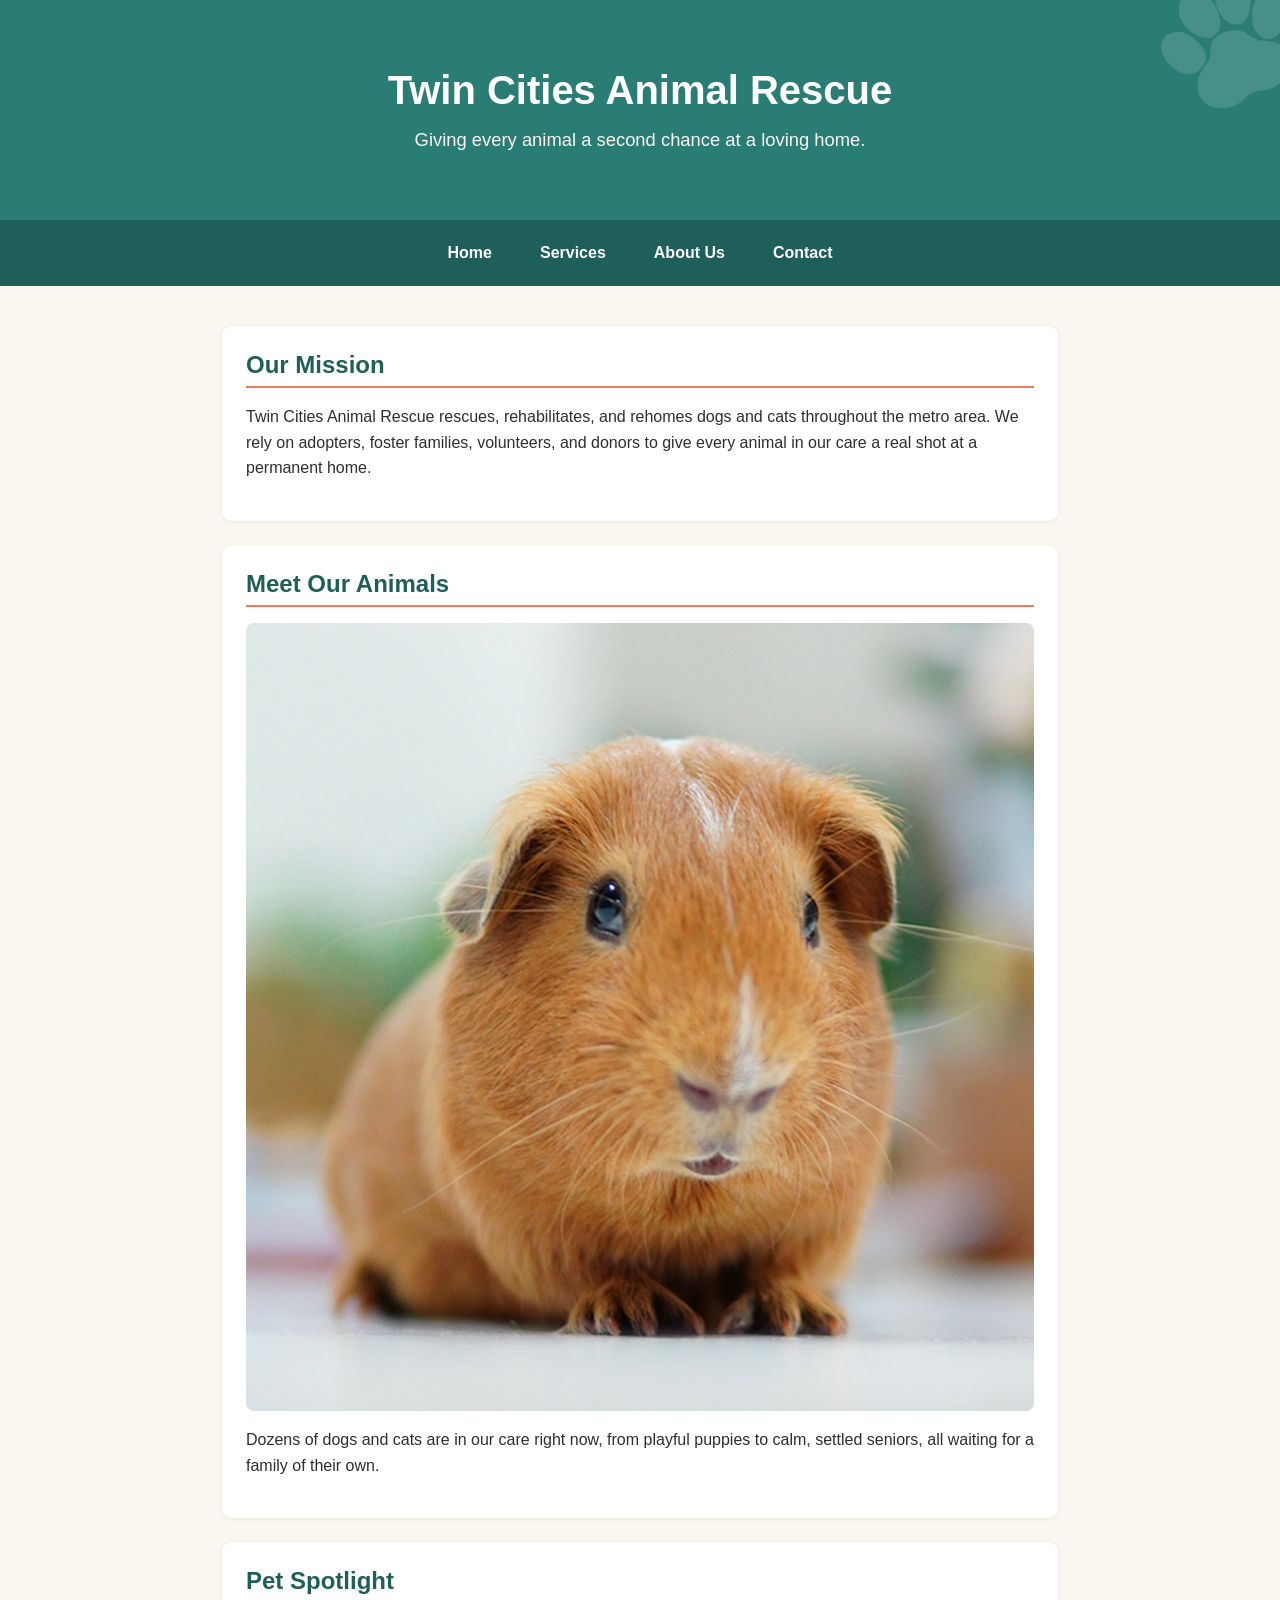
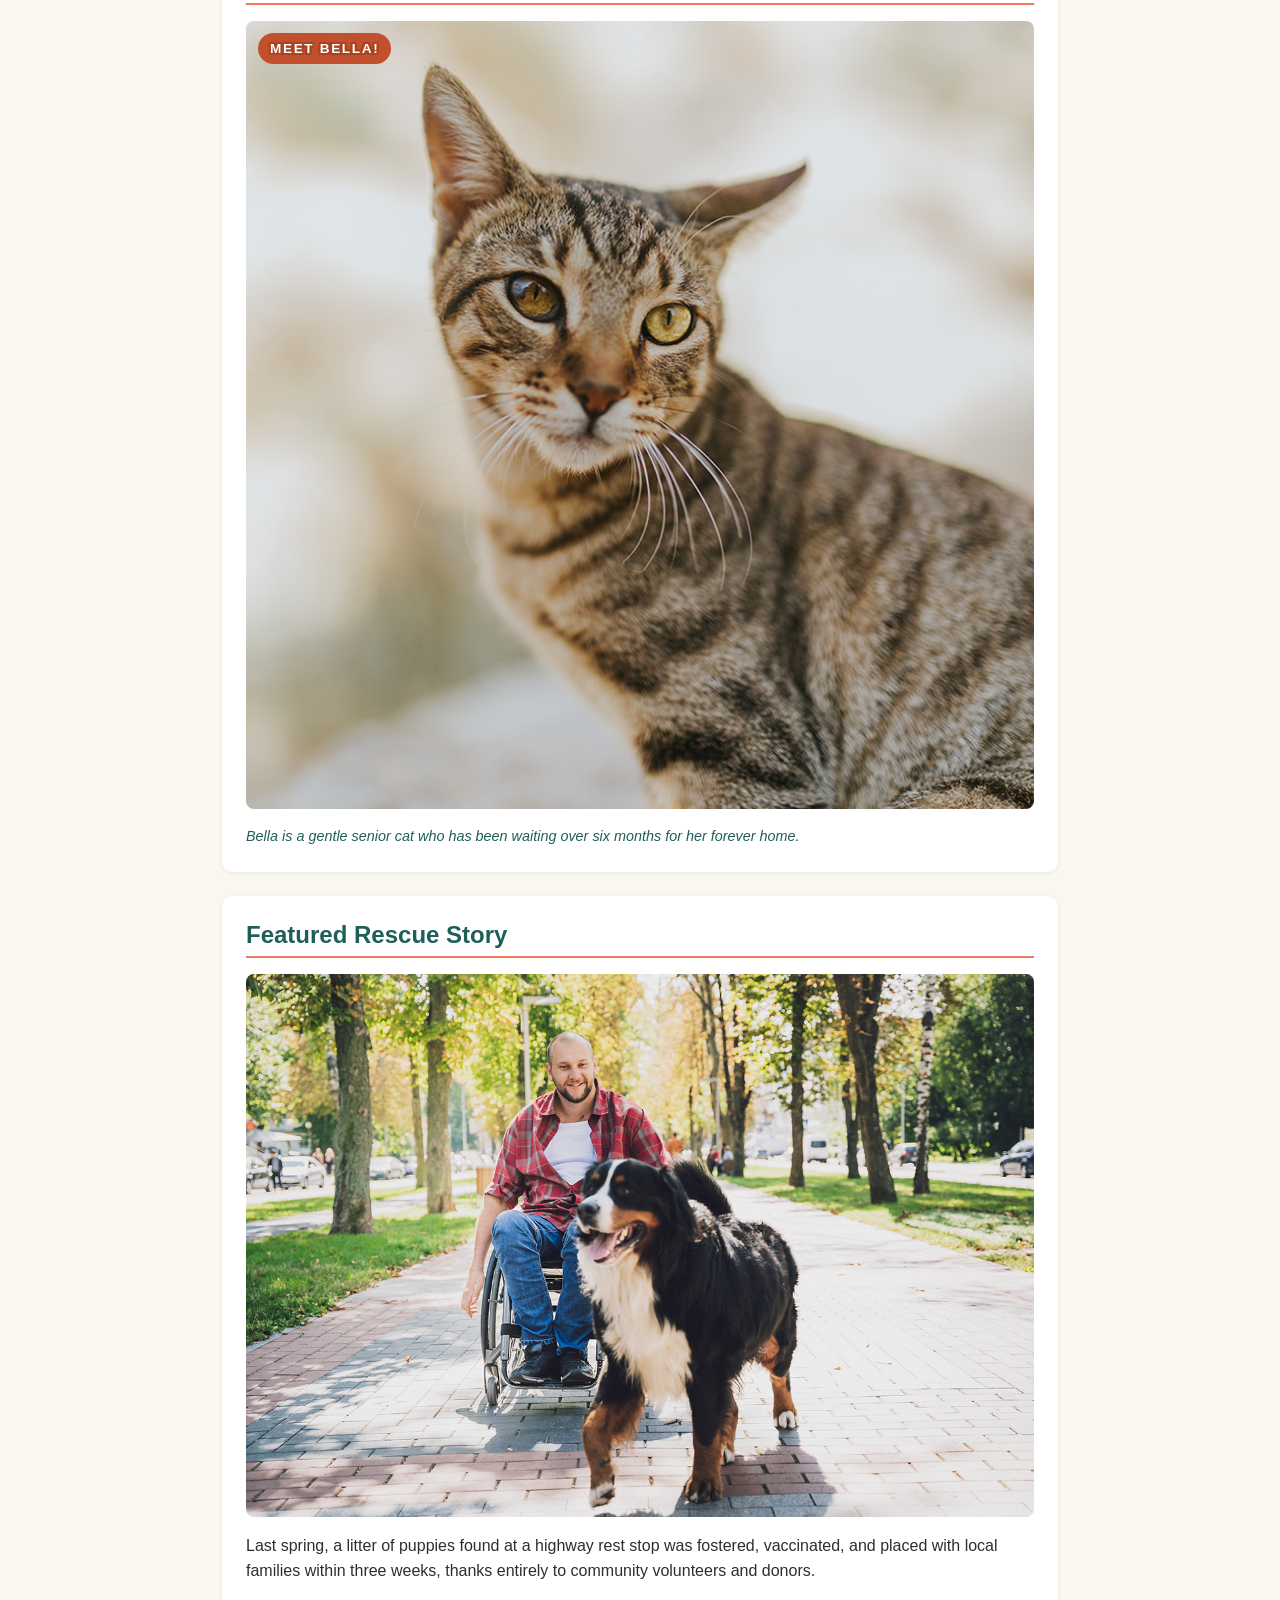
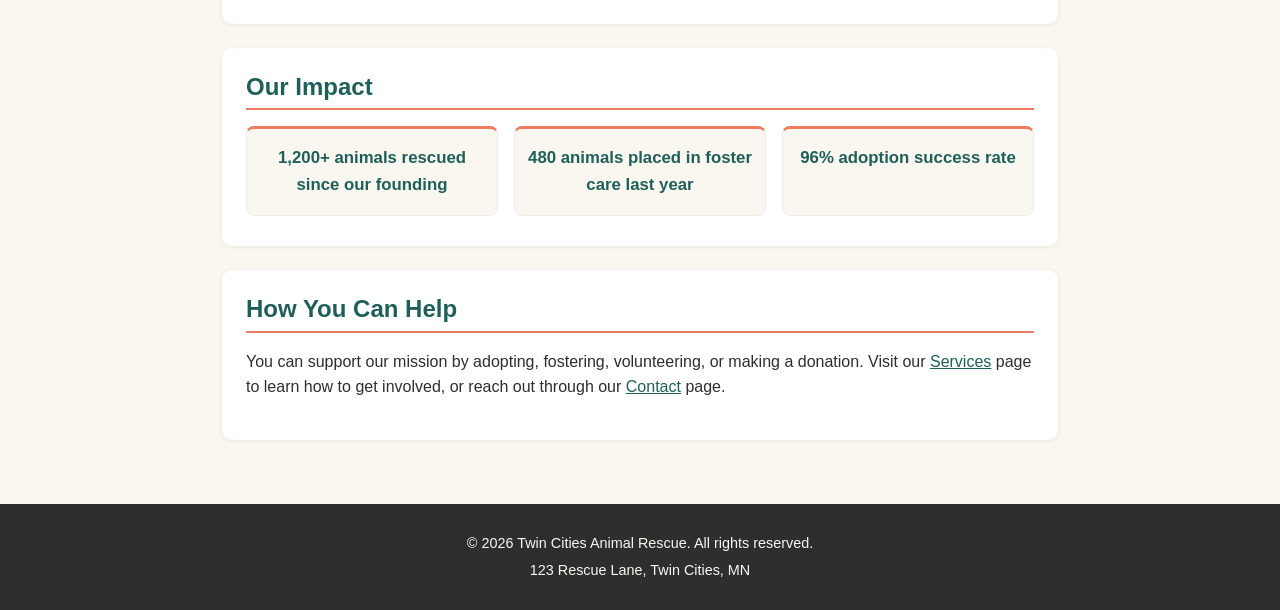
<file: index.html>
<!DOCTYPE html>
<html lang="en">
<head>
    <meta charset="UTF-8">
    <meta name="viewport" content="width=device-width, initial-scale=1.0">
    <title>Twin Cities Animal Rescue | Home</title>
    <link rel="stylesheet" href="styles.css">
</head>
<body>
    <header>
        <h1>Twin Cities Animal Rescue</h1>
        <p>Giving every animal a second chance at a loving home.</p>
    </header>

    <nav>
        <ul>
            <li><a href="index.html">Home</a></li>
            <li><a href="services.html">Services</a></li>
            <li><a href="about.html">About Us</a></li>
            <li><a href="contact.html">Contact</a></li>
        </ul>
    </nav>

    <main>
        <section aria-labelledby="mission-heading">
            <h2 id="mission-heading">Our Mission</h2>
            <p>Twin Cities Animal Rescue rescues, rehabilitates, and rehomes dogs and cats throughout the metro area. We rely on adopters, foster families, volunteers, and donors to give every animal in our care a real shot at a permanent home.</p>
        </section>

        <section aria-labelledby="pet-photo-heading">
            <h2 id="pet-photo-heading">Meet Our Animals</h2>
            <img src="images/rescue-pet.jpg" alt="A brown and white rescue dog sitting and looking directly at the camera, available for adoption">
            <p>Dozens of dogs and cats are in our care right now, from playful puppies to calm, settled seniors, all waiting for a family of their own.</p>
        </section>

        <section aria-labelledby="spotlight-heading">
            <h2 id="spotlight-heading">Pet Spotlight</h2>
            <figure>
                <img src="images/rescue-pet-spotlight.jpg" alt="Close up photo of Bella, a senior tabby cat, resting on a blanket">
                <figcaption>Bella is a gentle senior cat who has been waiting over six months for her forever home.</figcaption>
            </figure>
        </section>

        <section aria-labelledby="featured-heading">
            <h2 id="featured-heading">Featured Rescue Story</h2>
            <picture>
                <source srcset="images/rescue-feature-large.jpg" media="(min-width: 800px)">
                <source srcset="images/rescue-feature-small.jpg" media="(max-width: 799px)">
                <img src="images/rescue-feature-small.jpg" alt="Volunteers and a rescued puppy at a community adoption event">
            </picture>
            <p>Last spring, a litter of puppies found at a highway rest stop was fostered, vaccinated, and placed with local families within three weeks, thanks entirely to community volunteers and donors.</p>
        </section>

        <section aria-labelledby="impact-heading">
            <h2 id="impact-heading">Our Impact</h2>
            <ul>
                <li>1,200+ animals rescued since our founding</li>
                <li>480 animals placed in foster care last year</li>
                <li>96% adoption success rate</li>
            </ul>
        </section>

        <section aria-labelledby="help-heading">
            <h2 id="help-heading">How You Can Help</h2>
            <p>You can support our mission by adopting, fostering, volunteering, or making a donation. Visit our <a href="services.html">Services</a> page to learn how to get involved, or reach out through our <a href="contact.html">Contact</a> page.</p>
        </section>
    </main>

    <footer>
        <p>&copy; 2026 Twin Cities Animal Rescue. All rights reserved.</p>
        <p>123 Rescue Lane, Twin Cities, MN</p>
    </footer>
</body>
</html>
</file>
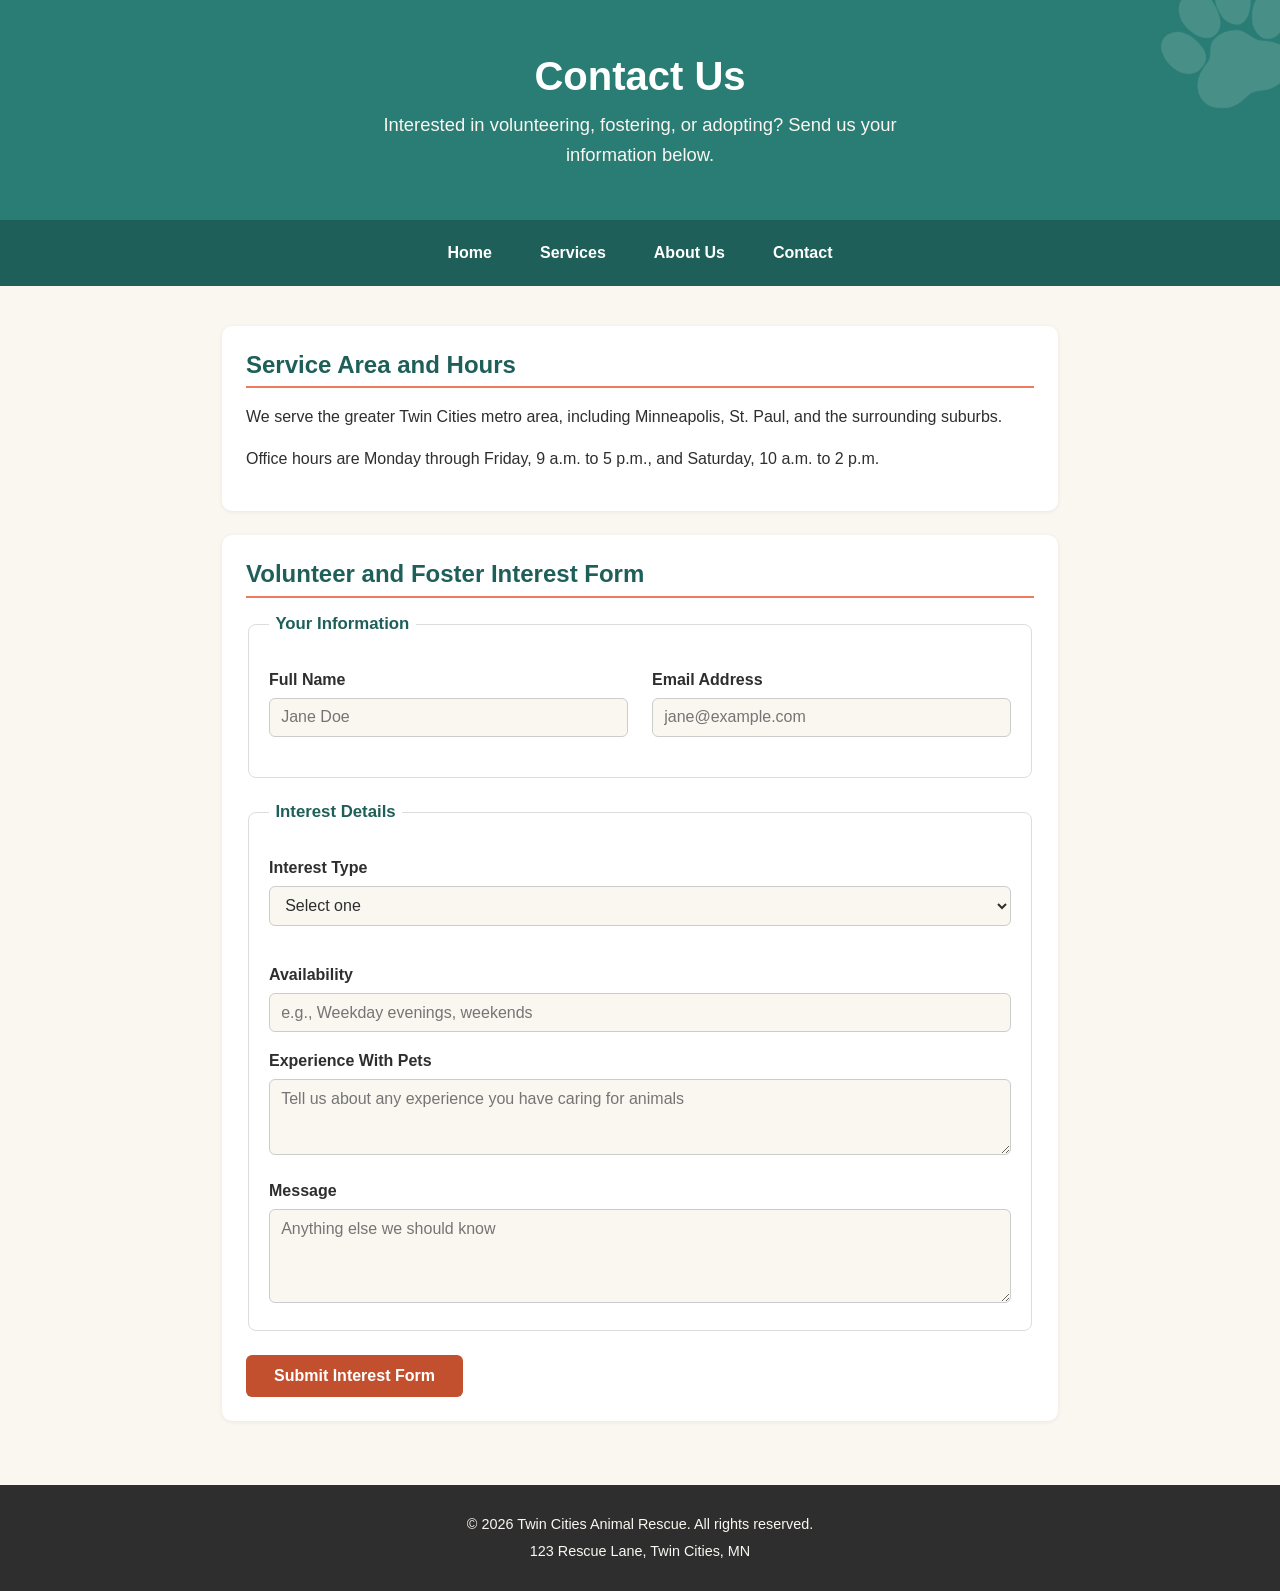
<file: contact.html>
<!DOCTYPE html>
<html lang="en">
<head>
    <meta charset="UTF-8">
    <meta name="viewport" content="width=device-width, initial-scale=1.0">
    <title>Twin Cities Animal Rescue | Contact</title>
    <link rel="stylesheet" href="styles.css">
</head>
<body>
    <header>
        <h1>Contact Us</h1>
        <p>Interested in volunteering, fostering, or adopting? Send us your information below.</p>
    </header>

    <nav>
        <ul>
            <li><a href="index.html">Home</a></li>
            <li><a href="services.html">Services</a></li>
            <li><a href="about.html">About Us</a></li>
            <li><a href="contact.html">Contact</a></li>
        </ul>
    </nav>

    <main>
        <section aria-labelledby="area-heading">
            <h2 id="area-heading">Service Area and Hours</h2>
            <p>We serve the greater Twin Cities metro area, including Minneapolis, St. Paul, and the surrounding suburbs.</p>
            <p>Office hours are Monday through Friday, 9 a.m. to 5 p.m., and Saturday, 10 a.m. to 2 p.m.</p>
        </section>

        <section aria-labelledby="form-heading">
            <h2 id="form-heading">Volunteer and Foster Interest Form</h2>

            <div id="saved-interest-banner" class="interest-banner" hidden></div>

            <form action="#" method="post" id="contact-form" novalidate>
                <fieldset>
                    <legend>Your Information</legend>

                    <label for="full-name">Full Name</label>
                    <input type="text" id="full-name" name="full-name" required minlength="2" placeholder="Jane Doe" aria-describedby="full-name-error">
                    <span class="error-message" id="full-name-error"></span>

                    <label for="email">Email Address</label>
                    <input type="email" id="email" name="email" required placeholder="jane@example.com" aria-describedby="email-error">
                    <span class="error-message" id="email-error"></span>
                </fieldset>

                <fieldset>
                    <legend>Interest Details</legend>

                    <label for="interest-type">Interest Type</label>
                    <select id="interest-type" name="interest-type" required aria-describedby="interest-type-error">
                        <option value="">Select one</option>
                        <option value="volunteer">Volunteer</option>
                        <option value="foster">Foster</option>
                        <option value="adoption">Adoption Information</option>
                    </select>
                    <span class="error-message" id="interest-type-error"></span>

                    <label for="availability">Availability</label>
                    <input type="text" id="availability" name="availability" required placeholder="e.g., Weekday evenings, weekends">

                    <label for="experience">Experience With Pets</label>
                    <textarea id="experience" name="experience" rows="3" required placeholder="Tell us about any experience you have caring for animals"></textarea>

                    <label for="message">Message</label>
                    <textarea id="message" name="message" rows="4" placeholder="Anything else we should know"></textarea>
                </fieldset>

                <button type="submit">Submit Interest Form</button>
                <p id="form-status" role="status" aria-live="polite"></p>
            </form>
        </section>
    </main>

    <footer>
        <p>&copy; 2026 Twin Cities Animal Rescue. All rights reserved.</p>
        <p>123 Rescue Lane, Twin Cities, MN</p>
    </footer>

    <script src="script.js" defer></script>
</body>
</html>
</file>
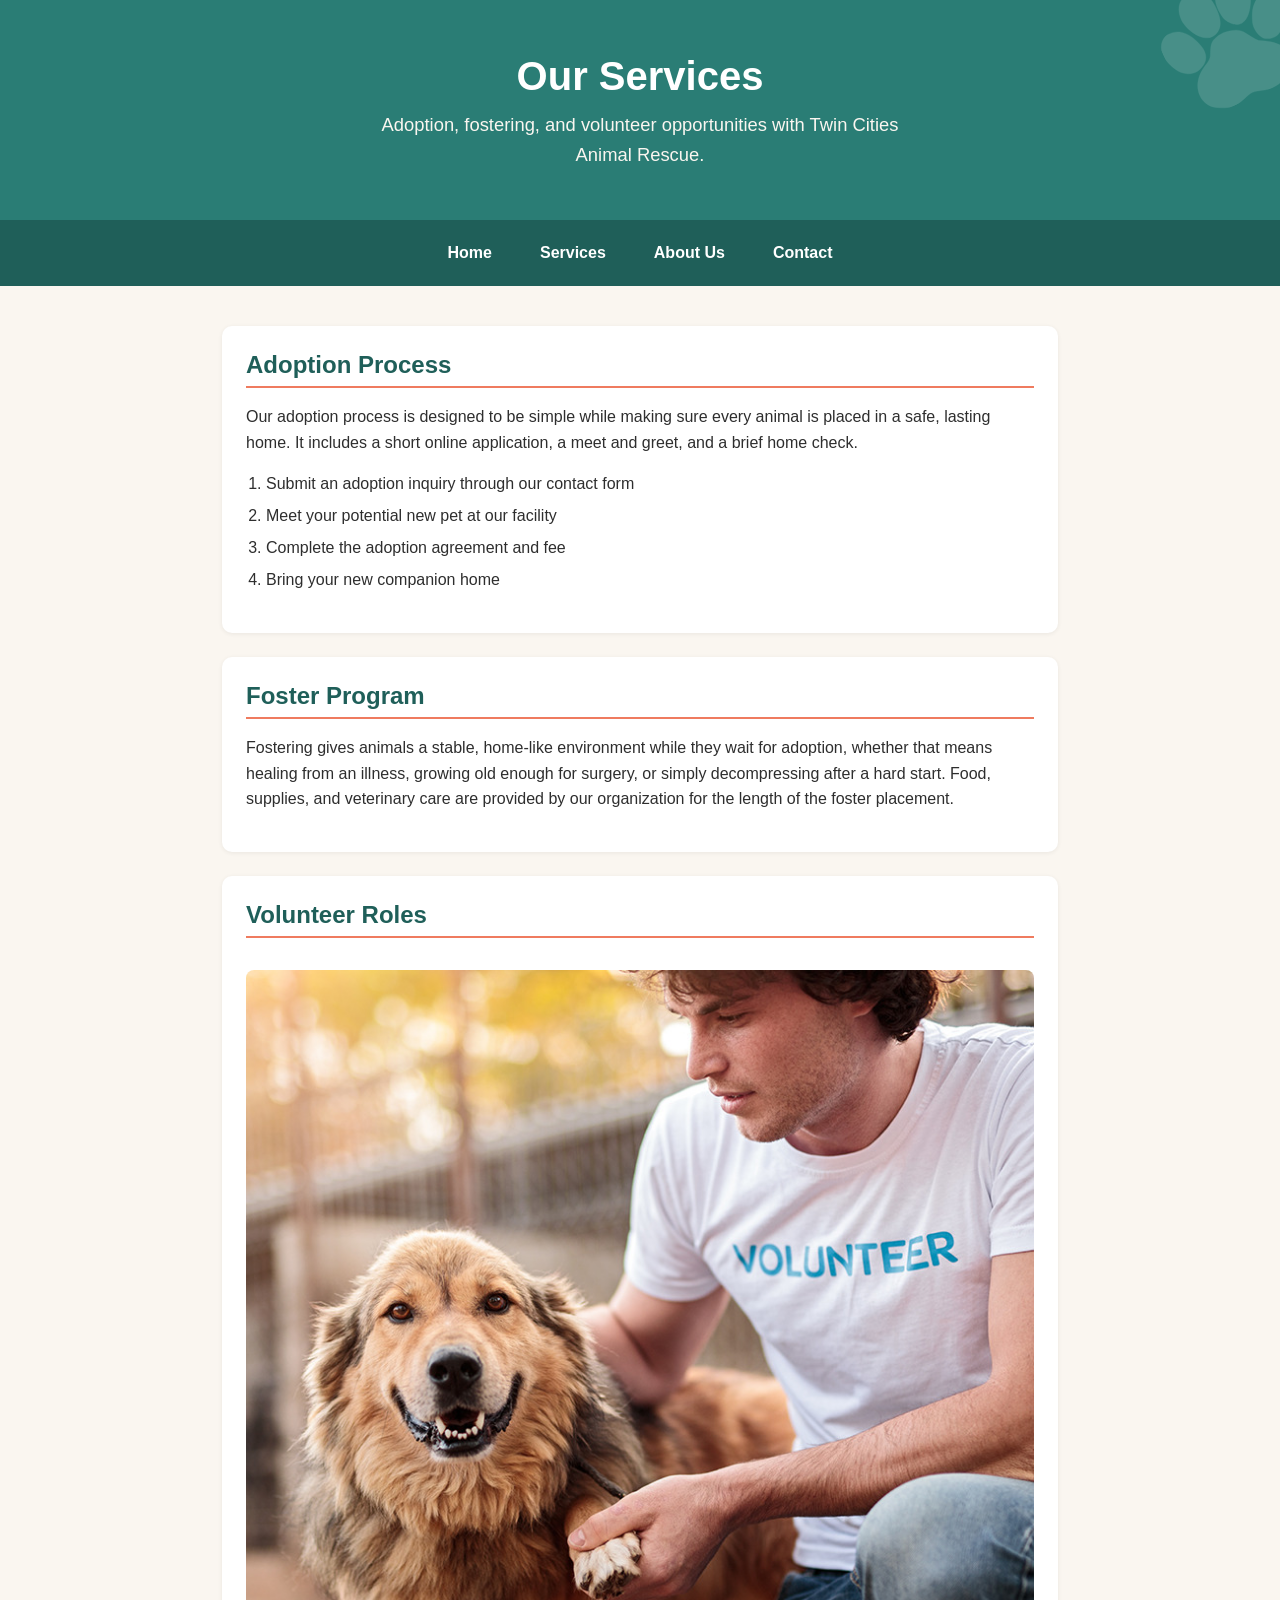
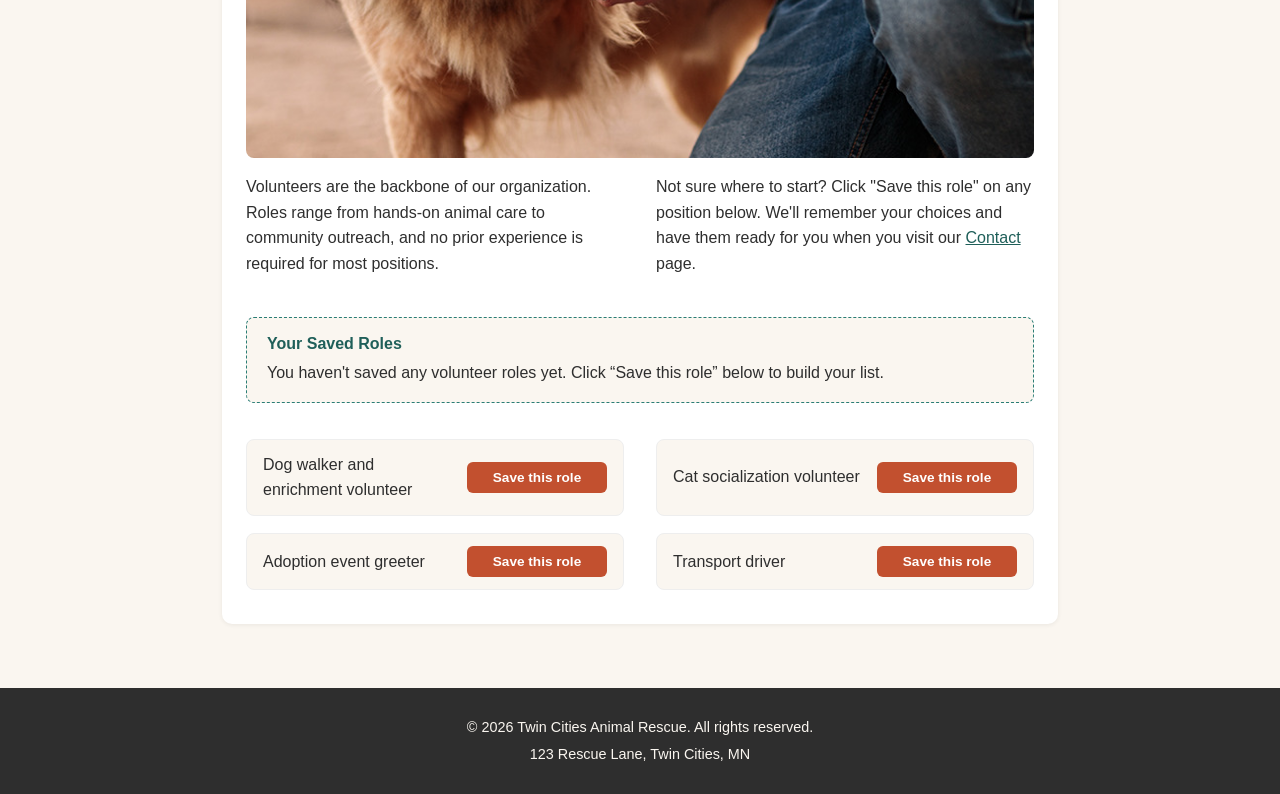
<file: services.html>
<!DOCTYPE html>
<html lang="en">
<head>
    <meta charset="UTF-8">
    <meta name="viewport" content="width=device-width, initial-scale=1.0">
    <title>Twin Cities Animal Rescue | Services</title>
    <link rel="stylesheet" href="styles.css">
</head>
<body>
    <header>
        <h1>Our Services</h1>
        <p>Adoption, fostering, and volunteer opportunities with Twin Cities Animal Rescue.</p>
    </header>

    <nav>
        <ul>
            <li><a href="index.html">Home</a></li>
            <li><a href="services.html">Services</a></li>
            <li><a href="about.html">About Us</a></li>
            <li><a href="contact.html">Contact</a></li>
        </ul>
    </nav>

    <main>
        <section aria-labelledby="adoption-heading">
            <h2 id="adoption-heading">Adoption Process</h2>
            <p>Our adoption process is designed to be simple while making sure every animal is placed in a safe, lasting home. It includes a short online application, a meet and greet, and a brief home check.</p>
            <ol>
                <li>Submit an adoption inquiry through our contact form</li>
                <li>Meet your potential new pet at our facility</li>
                <li>Complete the adoption agreement and fee</li>
                <li>Bring your new companion home</li>
            </ol>
        </section>

        <section aria-labelledby="foster-heading">
            <h2 id="foster-heading">Foster Program</h2>
            <p>Fostering gives animals a stable, home-like environment while they wait for adoption, whether that means healing from an illness, growing old enough for surgery, or simply decompressing after a hard start. Food, supplies, and veterinary care are provided by our organization for the length of the foster placement.</p>
        </section>

        <section aria-labelledby="volunteer-heading">
            <h2 id="volunteer-heading">Volunteer Roles</h2>
            <img src="images/rescue-volunteer.jpg" alt="Volunteer wearing a Twin Cities Animal Rescue shirt walking a rescue dog in a park">
            <p>Volunteers are the backbone of our organization. Roles range from hands-on animal care to community outreach, and no prior experience is required for most positions.</p>
            <p>Not sure where to start? Click "Save this role" on any position below. We'll remember your choices and have them ready for you when you visit our <a href="contact.html">Contact</a> page.</p>

            <div id="saved-roles-summary" class="saved-roles-box" aria-live="polite"></div>

            <ul id="volunteer-list">
                <li data-role-id="dog-walker">Dog walker and enrichment volunteer</li>
                <li data-role-id="cat-social">Cat socialization volunteer</li>
                <li data-role-id="event-greeter">Adoption event greeter</li>
                <li data-role-id="transport-driver">Transport driver</li>
            </ul>
        </section>
    </main>

    <footer>
        <p>&copy; 2026 Twin Cities Animal Rescue. All rights reserved.</p>
        <p>123 Rescue Lane, Twin Cities, MN</p>
    </footer>

    <script src="script.js" defer></script>
</body>
</html>
</file>
<file: styles.css>
/* ---- Color palette ---- */
:root {
  --teal: #2a7d75;
  --teal-dark: #1f5f59;
  --coral: #ef7b5f;
  --coral-dark: #c2502f;
  --coral-darker: #a8421f;
  --charcoal: #2e2e2e;
  --cream: #faf6f0;
  --white: #ffffff;

  --font-heading: -apple-system, BlinkMacSystemFont, 'Segoe UI', Roboto, 'Helvetica Neue', Arial, sans-serif;
  --font-body: -apple-system, BlinkMacSystemFont, 'Segoe UI', Roboto, 'Helvetica Neue', Arial, sans-serif;
}

/* ---- Reset / base ---- */
* {
  box-sizing: border-box;
}

body {
  margin: 0;
  font-family: var(--font-body);
  color: var(--charcoal);
  background-color: var(--cream);
  line-height: 1.6;
}

h1, h2, h3, legend {
  font-family: var(--font-heading);
  font-weight: 600;
  line-height: 1.25;
}

p {
  margin: 0 0 1em 0;
}

img {
  max-width: 100%;
  height: auto;
  display: block;
  border-radius: 8px;
  margin-bottom: 1rem;
}

a {
  color: var(--teal-dark);
}

a:hover,
a:focus {
  color: var(--coral-darker);
}

/* ---- Header ---- */
header {
  background-color: var(--teal);
  color: var(--white);
  padding: 2rem 1.25rem;
  text-align: center;
  position: relative;
  overflow: hidden;
  display: flex;
  flex-direction: column;
  align-items: center;
  justify-content: center;
  gap: 0.6rem;
  min-height: 150px;
}

/* ---- Paw-print watermark ---- */
header::before {
  content: "";
  position: absolute;
  top: -20px;
  right: -15px;
  width: 130px;
  height: 130px;
  background-color: var(--white);
  opacity: 0.14;
  -webkit-mask-image: url("[data-uri]");
  mask-image: url("[data-uri]");
  -webkit-mask-size: contain;
  mask-size: contain;
  -webkit-mask-repeat: no-repeat;
  mask-repeat: no-repeat;
  transform: rotate(-25deg);
  z-index: 0;
}

header h1,
header p {
  position: relative;
  z-index: 1;
}

header h1 {
  margin: 0;
  font-size: 1.75rem;
}

header p {
  margin: 0;
  max-width: 34rem;
  font-size: 1rem;
  color: var(--cream);
}

/* ---- Navigation (Flexbox) ---- */
nav {
  background-color: var(--teal-dark);
}

nav ul {
  list-style: none;
  margin: 0;
  padding: 0.5rem 0.75rem;
  display: flex;
  flex-wrap: nowrap;
  justify-content: center;
  gap: clamp(0.15rem, 1.5vw, 0.5rem);
}

nav a {
  display: block;
  padding: 0.5rem clamp(0.4rem, 2.5vw, 1rem);
  color: var(--white);
  text-decoration: none;
  font-family: var(--font-heading);
  font-weight: 600;
  font-size: clamp(0.72rem, 3vw, 1rem);
  white-space: nowrap;
  border-radius: 6px;
  text-align: center;
  transition: background-color 0.2s ease;
}

nav a:hover,
nav a:focus {
  background-color: var(--coral-dark);
  color: var(--white);
}

/* ---- Main content container ---- */
main {
  max-width: 900px;
  margin: 0 auto;
  padding: 1.5rem 1.25rem 3rem 1.25rem;
  display: flex;
  flex-direction: column;
  gap: 1.5rem;
}

section {
  background-color: var(--white);
  border-radius: 10px;
  padding: 1.5rem;
  box-shadow: 0 1px 4px rgba(46, 46, 46, 0.08);
}

section h2 {
  color: var(--teal-dark);
  font-size: 1.3rem;
  margin-top: 0;
  border-bottom: 2px solid var(--coral);
  padding-bottom: 0.4rem;
  margin-bottom: 1rem;
}

section ul, section ol {
  padding-left: 1.25rem;
}

section li {
  margin-bottom: 0.4rem;
}

/* ---- Figure / captions ---- */
figure {
  margin: 0;
}

figcaption {
  font-style: italic;
  font-size: 0.9rem;
  color: var(--teal-dark);
  margin-top: 1rem;
}

/* ---- Video ---- */
video {
  width: 100%;
  height: auto;
  border-radius: 8px;
}

/* ---- Forms ---- */
form {
  display: flex;
  flex-direction: column;
  gap: 1.5rem;
}

fieldset {
  border: 1px solid #ddd;
  border-radius: 8px;
  padding: 1rem 1.25rem 1.25rem 1.25rem;
}

legend {
  color: var(--teal-dark);
  font-size: 1.05rem;
  padding: 0 0.4rem;
}

label {
  display: block;
  font-weight: 600;
  margin-top: 1rem;
  margin-bottom: 0.35rem;
}

input[type="text"],
input[type="email"],
select,
textarea {
  width: 100%;
  padding: 0.6rem 0.7rem;
  font-family: var(--font-body);
  font-size: 1rem;
  border: 1px solid #ccc;
  border-radius: 6px;
  background-color: var(--cream);
  color: var(--charcoal);
}

input:focus,
select:focus,
textarea:focus {
  outline: 2px solid var(--teal);
  outline-offset: 1px;
}

textarea {
  resize: vertical;
}

button[type="submit"] {
  align-self: flex-start;
  background-color: var(--coral-dark);
  color: var(--white);
  font-family: var(--font-heading);
  font-weight: 600;
  font-size: 1rem;
  border: none;
  border-radius: 6px;
  padding: 0.75rem 1.75rem;
  cursor: pointer;
  transition: background-color 0.2s ease;
}

button[type="submit"]:hover,
button[type="submit"]:focus {
  background-color: var(--coral-darker);
}

/* ---- Impact numbers: stat-strip treatment --- */
#impact-heading ~ ul {
  list-style: none;
  padding: 0;
  margin: 0;
  display: flex;
  flex-wrap: wrap;
  gap: 1rem;
}

#impact-heading ~ ul li {
  flex: 1 1 150px;
  text-align: center;
  background-color: var(--cream);
  border: 1px solid #eee;
  border-top: 3px solid var(--coral);
  border-radius: 8px;
  padding: 1rem 0.75rem;
  font-family: var(--font-heading);
  font-weight: 600;
  color: var(--teal-dark);
  font-size: 1.05rem;
}

#spotlight-heading ~ figure {
  position: relative;
}

#spotlight-heading ~ figure::before {
  content: "MEET BELLA!";
  position: absolute;
  top: 0.75rem;
  left: 0.75rem;
  background-color: var(--coral-dark);
  color: var(--white);
  font-family: 'Arial Black', 'Impact', var(--font-heading);
  font-weight: 900;
  letter-spacing: 0.12em;
  font-size: 0.85rem;
  padding: 0.3rem 0.75rem;
  border-radius: 999px;
  text-shadow:
    -2px -2px 0 var(--coral-darker),
    2px -2px 0 var(--coral-darker),
    -2px 2px 0 var(--coral-darker),
    2px 2px 0 var(--coral-darker),
    -2px 0 0 var(--coral-darker),
    2px 0 0 var(--coral-darker),
    0 -2px 0 var(--coral-darker),
    0 2px 0 var(--coral-darker);
}

/* ---- Footer ---- */
footer {
  background-color: var(--charcoal);
  color: var(--cream);
  text-align: center;
  padding: 1.5rem 1rem;
  font-size: 0.9rem;
}

footer p {
  margin: 0.25rem 0;
}

/* ---- Touchstone 4: Volunteer interest tracker ---- */
#volunteer-list {
  list-style: none;
  padding: 0;
  margin: 0;
}

#volunteer-list li.role-item {
  display: flex;
  align-items: center;
  justify-content: space-between;
  gap: 1rem;
  background-color: var(--cream);
  border: 1px solid #eee;
  border-radius: 8px;
  padding: 0.75rem 1rem;
  margin-bottom: 0.6rem;
}

#volunteer-list li.role-item span {
  flex: 1 1 auto;
  min-width: 0;
}

.role-btn {
  flex-shrink: 0;
  min-width: 140px;
  text-align: center;
  background-color: var(--coral-dark);
  color: var(--white);
  border: none;
  border-radius: 6px;
  padding: 0.5rem 1rem;
  font-family: var(--font-heading);
  font-weight: 600;
  font-size: 0.85rem;
  white-space: nowrap;
  cursor: pointer;
  transition: background-color 0.2s ease;
}

.role-btn:hover,
.role-btn:focus {
  background-color: var(--coral-darker);
}

.role-btn.is-saved {
  background-color: var(--teal);
}

.role-btn.is-saved:hover,
.role-btn.is-saved:focus {
  background-color: var(--teal-dark);
}

@media (max-width: 420px) {
  #volunteer-list li.role-item {
    flex-direction: column;
    align-items: stretch;
    text-align: left;
  }

  .role-btn {
    width: 100%;
    min-width: 0;
  }
}

.saved-roles-box {
  background-color: var(--cream);
  border: 1px dashed var(--teal);
  border-radius: 8px;
  padding: 1rem 1.25rem;
  margin-top: 1.5rem;
  margin-bottom: 1.25rem;
}

.saved-roles-box h3 {
  margin: 0 0 0.4rem 0;
  color: var(--teal-dark);
  font-size: 1rem;
}

.saved-roles-box p {
  margin: 0;
}

.saved-roles-box ul {
  margin: 0.75rem 0 0 0;
}

/* ---- Touchstone 4: Contact page interest banner ---- */
.interest-banner {
  background-color: var(--cream);
  border-left: 4px solid var(--coral);
  border-radius: 6px;
  padding: 1rem 1.25rem;
  margin-bottom: 1.25rem;
}

.interest-banner h3 {
  margin: 0 0 0.4rem 0;
  color: var(--teal-dark);
  font-size: 1rem;
}

.interest-banner p {
  margin: 0;
}

.interest-banner button {
  margin-top: 0.75rem;
  background-color: var(--coral-dark);
  color: var(--white);
  border: none;
  border-radius: 6px;
  padding: 0.5rem 1rem;
  font-family: var(--font-heading);
  font-weight: 600;
  cursor: pointer;
  transition: background-color 0.2s ease;
}

.interest-banner button:hover,
.interest-banner button:focus {
  background-color: var(--coral-darker);
}

/* ---- Touchstone 4: Form validation feedback ---- */
.error-message {
  display: block;
  min-height: 1.1em;
  color: var(--coral-darker);
  font-size: 0.85rem;
  font-weight: 600;
  margin-top: 0.3rem;
}

.field-invalid {
  border-color: var(--coral-darker) !important;
  outline: 2px solid var(--coral-darker);
}

#form-status {
  margin: 0;
  font-weight: 600;
}

#form-status:empty {
  display: none;
}

#form-status.success {
  background-color: #e5f3ef;
  color: var(--teal-dark);
  border: 1px solid var(--teal);
  border-radius: 6px;
  padding: 0.75rem 1rem;
}

#form-status.error {
  background-color: #fdeceb;
  color: var(--coral-darker);
  border: 1px solid var(--coral-dark);
  border-radius: 6px;
  padding: 0.75rem 1rem;
}

/* ---- Responsive layout ---- */
@media (min-width: 800px) {
  header {
    padding: 3rem 2rem;
    min-height: 220px;
  }

  header h1 {
    font-size: 2.5rem;
  }

  header p {
    font-size: 1.15rem;
  }

  nav ul {
    padding: 0.75rem 2rem;
    gap: 1rem;
  }

  main {
    padding: 2.5rem 2rem 4rem 2rem;
  }

  section h2 {
    font-size: 1.5rem;
  }

  section[aria-labelledby="volunteer-heading"] {
    display: flex;
    flex-wrap: wrap;
    align-items: flex-start;
    gap: 1rem 2rem;
  }

  section[aria-labelledby="volunteer-heading"] h2 {
    flex-basis: 100%;
  }

  section[aria-labelledby="volunteer-heading"] .saved-roles-box {
    flex-basis: 100%;
  }

  section[aria-labelledby="volunteer-heading"] img {
    flex: 0 0 260px;
    margin: 0;
  }

  section[aria-labelledby="volunteer-heading"] p {
    flex: 1 1 300px;
    margin: 0;
  }

  section[aria-labelledby="volunteer-heading"] #volunteer-list {
    flex-basis: 100%;
    display: grid;
    grid-template-columns: repeat(2, 1fr);
    gap: 0.5rem 2rem;
    margin: 0;
  }
  
  fieldset:first-of-type {
    display: grid;
    grid-template-columns: 1fr 1fr;
    column-gap: 1.5rem;
  }

  fieldset:first-of-type legend {
    grid-column: 1 / -1;
  }

  fieldset:first-of-type label[for="full-name"] {
    grid-column: 1;
    grid-row: 1;
  }

  fieldset:first-of-type input#full-name {
    grid-column: 1;
    grid-row: 2;
  }

  fieldset:first-of-type label[for="email"] {
    grid-column: 2;
    grid-row: 1;
  }

  fieldset:first-of-type input#email {
    grid-column: 2;
    grid-row: 2;
  }
}
</file>
